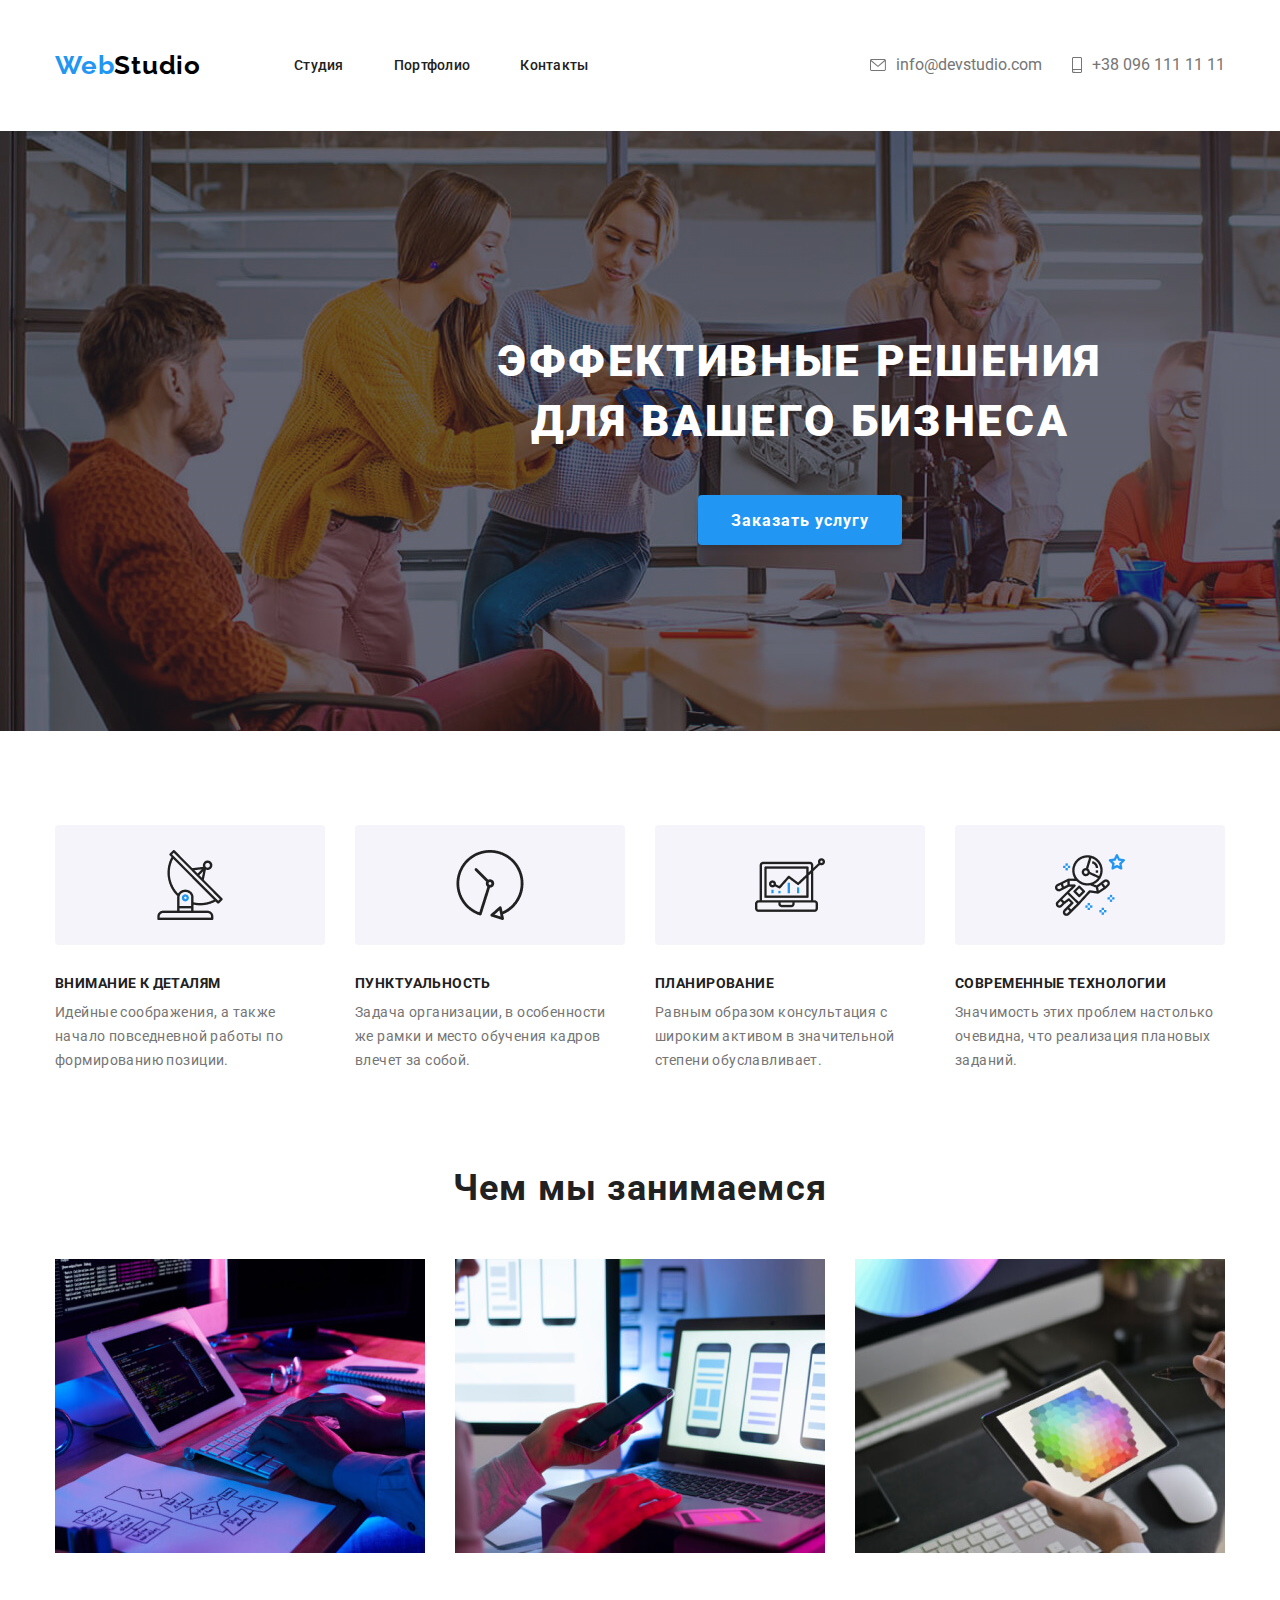
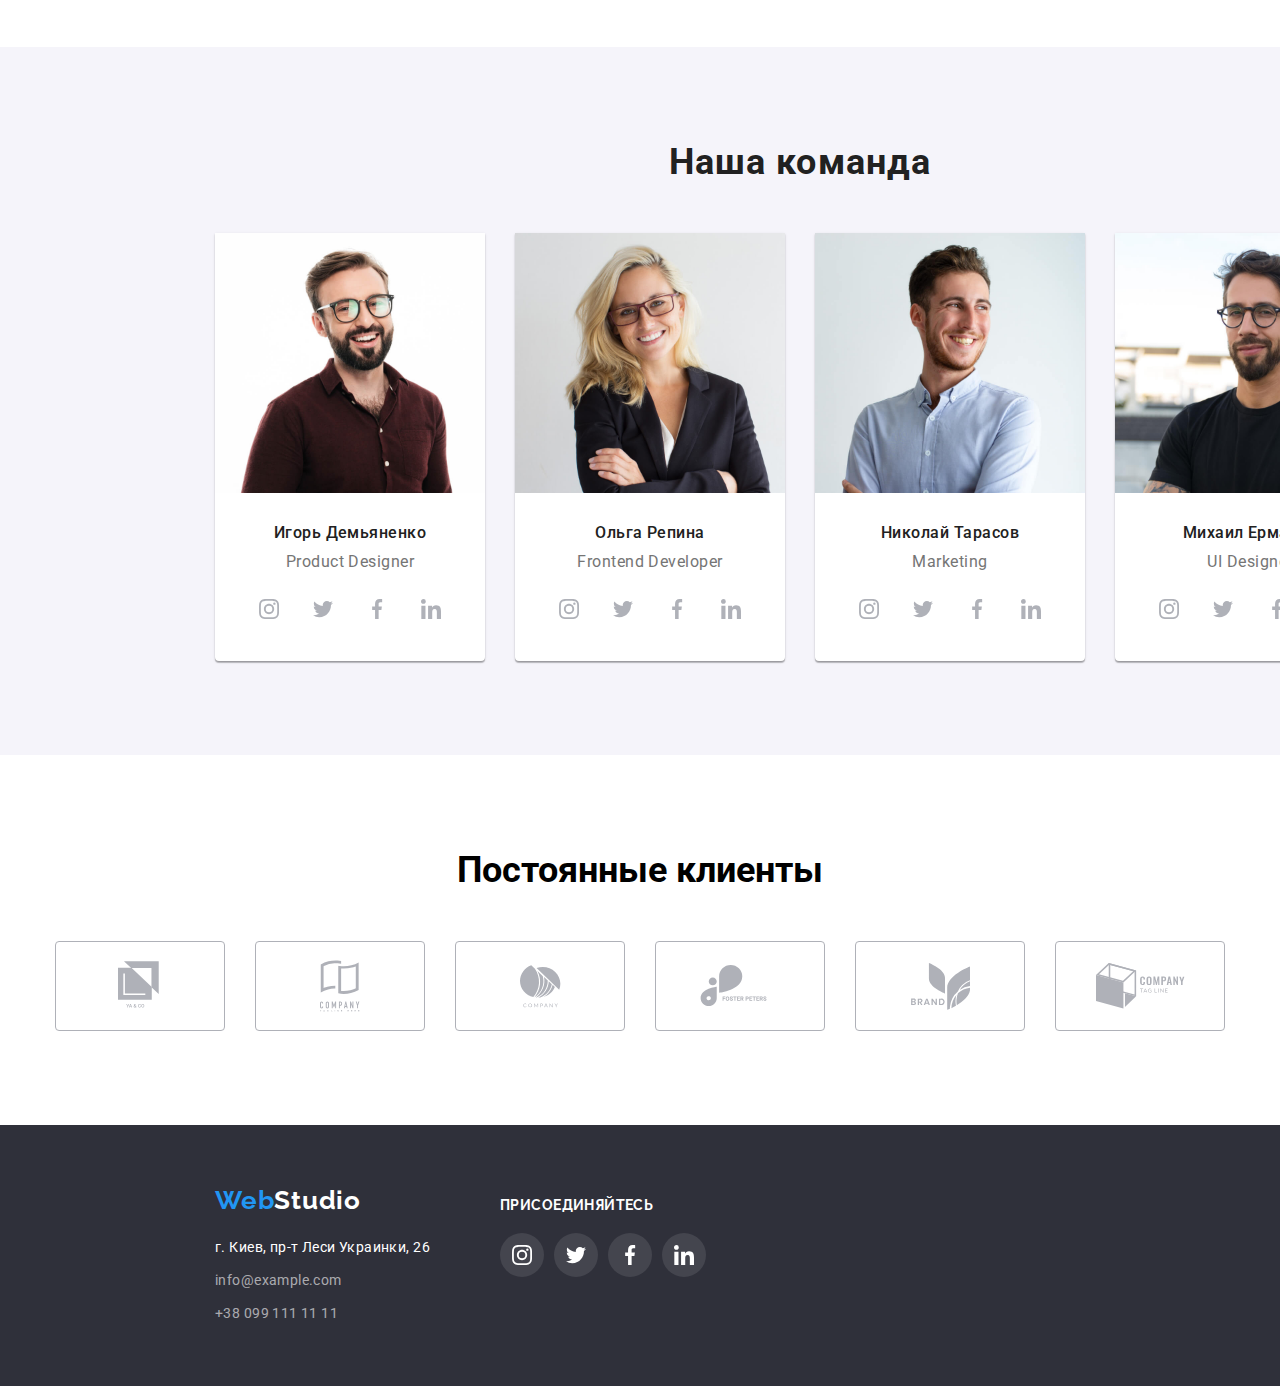
<file: index.html>
<!DOCTYPE html>
<html lang="ru">
  <head>
    <meta charset="UTF-8" />
    <meta name="viewport" content="width=device-width, initial-scale=1.0" />
    <title>Веб студия</title>
    <link
      rel="stylesheet"
      href="https://cdnjs.cloudflare.com/ajax/libs/modern-normalize/1.0.0/modern-normalize.css"
    />
    <link
      href="https://fonts.googleapis.com/css2?family=Raleway:wght@700&family=Roboto:wght@400;500;900&display=swap"
      rel="stylesheet"
    />
    <link rel="stylesheet" href="./css/styles.css" />
  </head>
  <body>
    <!--Header-->
    <header class="header">
      <div class="container">
        <nav class="navigation">
          <a
            class="logo link"
            href="index.html"
            aria-label="логотип веб студии"
            lang="en"
            ><span class="logo-web">Web</span>Studio</a
          >
          <ul class="listnav list">
            <li class="navigation-list-item">
              <a class="header-link link" href="">Студия</a>
            </li>
            <li class="navigation-list-item">
              <a class="header-link link" href="./portfolio.html">Портфолио</a>
            </li>
            <li class="navigation-list-item">
              <a class="header-link link" href="">Контакты</a>
            </li>
          </ul>
        </nav>
        <ul class="contacts list">
          <li>
            <a
              class="header-contacts mail link"
              href="mailto:info@devstudio.com"
              ><svg width="16" height="12">
                <use href="./images/sprite.svg#icon-mail"></use>
              </svg>
              info@devstudio.com
            </a>
          </li>
          <li>
            <a class="header-contacts tel link" href="tel:+380961111111"
              ><svg width="10" height="16">
                <use href="./images/sprite.svg#icon-phone"></use>
              </svg>
              +38 096 111 11 11</a
            >
          </li>
        </ul>
      </div>
    </header>

    <!--Hero-->
    <main>
      <section class="hero-size hero-img hero-title container-for-all">
        <div class="container">
          <div class="hero-text">
            <h1 class="main-title">
              Эффективные решения<br />для вашего бизнеса
            </h1>
            <button class="btn" type="button">
              <span class="btn-text">Заказать услугу</span>
            </button>
          </div>
        </div>
      </section>
      <!--Advantages-->
      <section class="adv advantages-padding">
        <div class="container">
          <h2 hidden>Преимущества</h2>
          <ul class="list">
            <li class="adv-text antena">
              <h3 class="power-title">Внимание к деталям</h3>
              <p class="power-subtitle">
                Идейные соображения, а также начало повседневной работы по
                формированию позиции.
              </p>
            </li>
            <li class="adv-text clock">
              <h3 class="power-title">Пунктуальность</h3>
              <p class="power-subtitle">
                Задача организации, в особенности же рамки и место обучения
                кадров влечет за собой.
              </p>
            </li>
            <li class="adv-text diagram">
              <h3 class="power-title">Планирование</h3>
              <p class="power-subtitle">
                Равным образом консультация с широким активом в значительной
                степени обуславливает.
              </p>
            </li>
            <li class="adv-text astronaut">
              <h3 class="power-title">Современные технологии</h3>
              <p class="power-subtitle">
                Значимость этих проблем настолько очевидна, что реализация
                плановых заданий.
              </p>
            </li>
          </ul>
        </div>
      </section>
      <!--About us-->
      <section class="about-us about-us-padding">
        <div class="container">
          <h2 class="what-we-do">Чем мы занимаемся</h2>
          <!--Our team photos-->
          <ul class="list img-we-do">
            <li>
              <img
                src="./images/our-work/box1.jpg"
                alt="работник компании создает сайт"
                width="370"
                height="294"
              />
            </li>
            <li>
              <img
                src="./images/our-work/box2.jpg"
                alt="работник компании выбирает дизайн для мобильной версии"
                width="370"
                height="294"
              />
            </li>
            <li>
              <img
                src="./images/our-work/box3.jpg"
                alt="работник компании подбирает цвет в палитре"
                width="370"
                height="294"
              />
            </li>
          </ul>
        </div>
      </section>

      <!--Our team-->
      <section class="our-team-padding container-for-all">
        <div class="container">
          <h2 class="our-team">Наша команда</h2>
          <ul class="list">
            <li class="frame">
              <img
                src="./images/our-team/teamcard1.jpg"
                alt="фото Игоря Демьяненко"
                width="270"
                height="260"
              />
              <h3 class="name">Игорь Демьяненко</h3>
              <p class="position" lang="en">Product Designer</p>
              <ul class="social-links list">
                <li class="social-link-item">
                  <a
                    class="team-social-link link"
                    href=""
                    aria-label="instagram"
                  >
                    <svg width="20" height="20">
                      <use href="./images/sprite.svg#icon-instagram"></use>
                    </svg>
                  </a>
                </li>
                <li class="social-link-item">
                  <a class="team-social-link link" href="" aria-label="twitter">
                    <svg width="20" height="20">
                      <use href="./images/sprite.svg#icon-twitter"></use>
                    </svg>
                  </a>
                </li>
                <li class="social-link-item">
                  <a
                    class="team-social-link link"
                    href=""
                    aria-label="facebook"
                  >
                    <svg width="20" height="20">
                      <use href="./images/sprite.svg#icon-facebook"></use>
                    </svg>
                  </a>
                </li>
                <li class="social-link-item">
                  <a
                    class="team-social-link link"
                    href=""
                    aria-label="linkedin"
                  >
                    <svg width="20" height="20">
                      <use href="./images/sprite.svg#icon-linkedin"></use>
                    </svg>
                  </a>
                </li>
              </ul>
            </li>
            <li class="frame">
              <img
                src="./images/our-team/teamcard2.jpg"
                alt="Ольги Репиной"
                width="270"
                height="260"
              />
              <h3 class="name">Ольга Репина</h3>
              <p class="position" lang="en">Frontend Developer</p>
              <ul class="social-links list">
                <li class="social-link-item">
                  <a
                    class="team-social-link link"
                    href=""
                    aria-label="instagram"
                  >
                    <svg width="20" height="20">
                      <use href="./images/sprite.svg#icon-instagram"></use>
                    </svg>
                  </a>
                </li>
                <li class="social-link-item">
                  <a class="team-social-link link" href="" aria-label="twitter">
                    <svg width="20" height="20">
                      <use href="./images/sprite.svg#icon-twitter"></use>
                    </svg>
                  </a>
                </li>
                <li class="social-link-item">
                  <a
                    class="team-social-link link"
                    href=""
                    aria-label="facebook"
                  >
                    <svg width="20" height="20">
                      <use href="./images/sprite.svg#icon-facebook"></use>
                    </svg>
                  </a>
                </li>
                <li class="social-link-item">
                  <a
                    class="team-social-link link"
                    href=""
                    aria-label="linkedin"
                  >
                    <svg width="20" height="20">
                      <use href="./images/sprite.svg#icon-linkedin"></use>
                    </svg>
                  </a>
                </li>
              </ul>
            </li>
            <li class="frame">
              <img
                src="./images/our-team/teamcard3.jpg"
                alt="фото Николая Тарасова"
                width="270"
                height="260"
              />
              <h3 class="name">Николай Тарасов</h3>
              <p class="position" lang="en">Marketing</p>
              <ul class="social-links list">
                <li class="social-link-item">
                  <a
                    class="team-social-link link"
                    href=""
                    aria-label="instagram"
                  >
                    <svg width="20" height="20">
                      <use href="./images/sprite.svg#icon-instagram"></use>
                    </svg>
                  </a>
                </li>
                <li class="social-link-item">
                  <a class="team-social-link link" href="" aria-label="twitter">
                    <svg width="20" height="20">
                      <use href="./images/sprite.svg#icon-twitter"></use>
                    </svg>
                  </a>
                </li>
                <li class="social-link-item">
                  <a
                    class="team-social-link link"
                    href=""
                    aria-label="facebook"
                  >
                    <svg width="20" height="20">
                      <use href="./images/sprite.svg#icon-facebook"></use>
                    </svg>
                  </a>
                </li>
                <li class="social-link-item">
                  <a
                    class="team-social-link link"
                    href=""
                    aria-label="linkedin"
                  >
                    <svg width="20" height="20">
                      <use href="./images/sprite.svg#icon-linkedin"></use>
                    </svg>
                  </a>
                </li>
              </ul>
            </li>
            <li class="frame">
              <img
                src="./images/our-team/teamcard4.jpg"
                alt="фото Михаила Ермакова"
                width="270"
                height="260"
              />
              <h3 class="name">Михаил Ермаков</h3>
              <p class="position" lang="en">UI Designer</p>
              <ul class="social-links list">
                <li class="social-link-item">
                  <a
                    class="team-social-link link"
                    href=""
                    aria-label="instagram"
                  >
                    <svg width="20" height="20">
                      <use href="./images/sprite.svg#icon-instagram"></use>
                    </svg>
                  </a>
                </li>
                <li class="social-link-item">
                  <a class="team-social-link link" href="" aria-label="twitter">
                    <svg width="20" height="20">
                      <use href="./images/sprite.svg#icon-twitter"></use>
                    </svg>
                  </a>
                </li>
                <li class="social-link-item">
                  <a
                    class="team-social-link link"
                    href=""
                    aria-label="facebook"
                  >
                    <svg width="20" height="20">
                      <use href="./images/sprite.svg#icon-facebook"></use>
                    </svg>
                  </a>
                </li>
                <li class="social-link-item">
                  <a
                    class="team-social-link link"
                    href=""
                    aria-label="linkedin"
                  >
                    <svg width="20" height="20">
                      <use href="./images/sprite.svg#icon-linkedin"></use>
                    </svg>
                  </a>
                </li>
              </ul>
            </li>
          </ul>
        </div>
      </section>
      <!-- Our clients -->
      <section class="clients">
        <div class="container">
          <h2 class="title clients-title">Постоянные клиенты</h2>
          <ul class="clients-list list">
            <li class="clients-list-item">
              <a class="clients-logo-link" href="">
                <svg width="45" height="50">
                  <use href="./images/sprite.svg#icon-logo-yaco"></use>
                </svg>
              </a>
            </li>
            <li class="clients-list-item">
              <a class="clients-logo-link" href="">
                <svg width="40" height="52">
                  <use href="./images/sprite.svg#icon-logo-tagline-here"></use>
                </svg>
              </a>
            </li>
            <li class="clients-list-item">
              <a class="clients-logo-link" href="">
                <svg width="41" height="43">
                  <use href="./images/sprite.svg#icon-logo-company"></use>
                </svg>
              </a>
            </li>
            <li class="clients-list-item">
              <a class="clients-logo-link" href="">
                <svg width="80" height="42">
                  <use href="./images/sprite.svg#icon-logo-foster-peter"></use>
                </svg>
              </a>
            </li>
            <li class="clients-list-item">
              <a class="clients-logo-link" href="">
                <svg width="59" height="47">
                  <use href="./images/sprite.svg#icon-logo-brand"></use>
                </svg>
              </a>
            </li>
            <li class="clients-list-item">
              <a class="clients-logo-link" href="">
                <svg width="89" height="46">
                  <use href="./images/sprite.svg#icon-logo-tag-line"></use>
                </svg>
              </a>
            </li>
          </ul>
        </div>
      </section>
    </main>
    <!--Footer-Сontacts-->
    <footer class="footer container-for-all">
      <section class="footer-section footer-padding">
        <div class="container">
          <div class="footer-first">
            <h2 hidden>Контакты</h2>
            <div class="footer-logo-margin">
              <a
                class="link footer-logo"
                href="index.html"
                aria-label="логотип веб студии"
                lang="en"
                ><span class="footerlogo-web">Web</span>Studio</a
              >
            </div>
            <address>
              <ul class="list">
                <li class="address-margin">
                  <a
                    class="link street"
                    href="https://goo.gl/maps/fiabQLBE6Hv75SHZ6"
                    target="blank"
                    ><span class="stereet"
                      >г. Киев, пр-т Леси Украинки, 26</span
                    ></a
                  >
                </li>
                <li class="adress-margin">
                  <a class="footer-links link" href="mailto:info@example.com"
                    >info@example.com</a
                  >
                </li>
                <li class="adress-margin">
                  <a class="footer-links link" href="tel:+380991111111"
                    >+38 099 111 11 11</a
                  >
                </li>
              </ul>
            </address>
          </div>
          <div class="footer-social-links">
            <p>присоединяйтесь</p>
            <ul class="goin-social-links list">
              <li class="social-link-item">
                <a
                  class="footer-social-link link"
                  href=""
                  aria-label="instagram"
                >
                  <svg width="20" height="20">
                    <use href="./images/sprite.svg#icon-instagram"></use>
                  </svg>
                </a>
              </li>
              <li class="social-link-item">
                <a class="footer-social-link link" href="" aria-label="twitter">
                  <svg width="20" height="20">
                    <use href="./images/sprite.svg#icon-twitter"></use>
                  </svg>
                </a>
              </li>
              <li class="social-link-item">
                <a
                  class="footer-social-link link"
                  href=""
                  aria-label="facebook"
                >
                  <svg width="20" height="20">
                    <use href="./images/sprite.svg#icon-facebook"></use>
                  </svg>
                </a>
              </li>
              <li class="social-link-item">
                <a
                  class="footer-social-link link"
                  href=""
                  aria-label="linkedin"
                >
                  <svg width="20" height="20">
                    <use href="./images/sprite.svg#icon-linkedin"></use>
                  </svg>
                </a>
              </li>
            </ul>
          </div>
        </div>
      </section>
    </footer>
  </body>
</html>
</file>
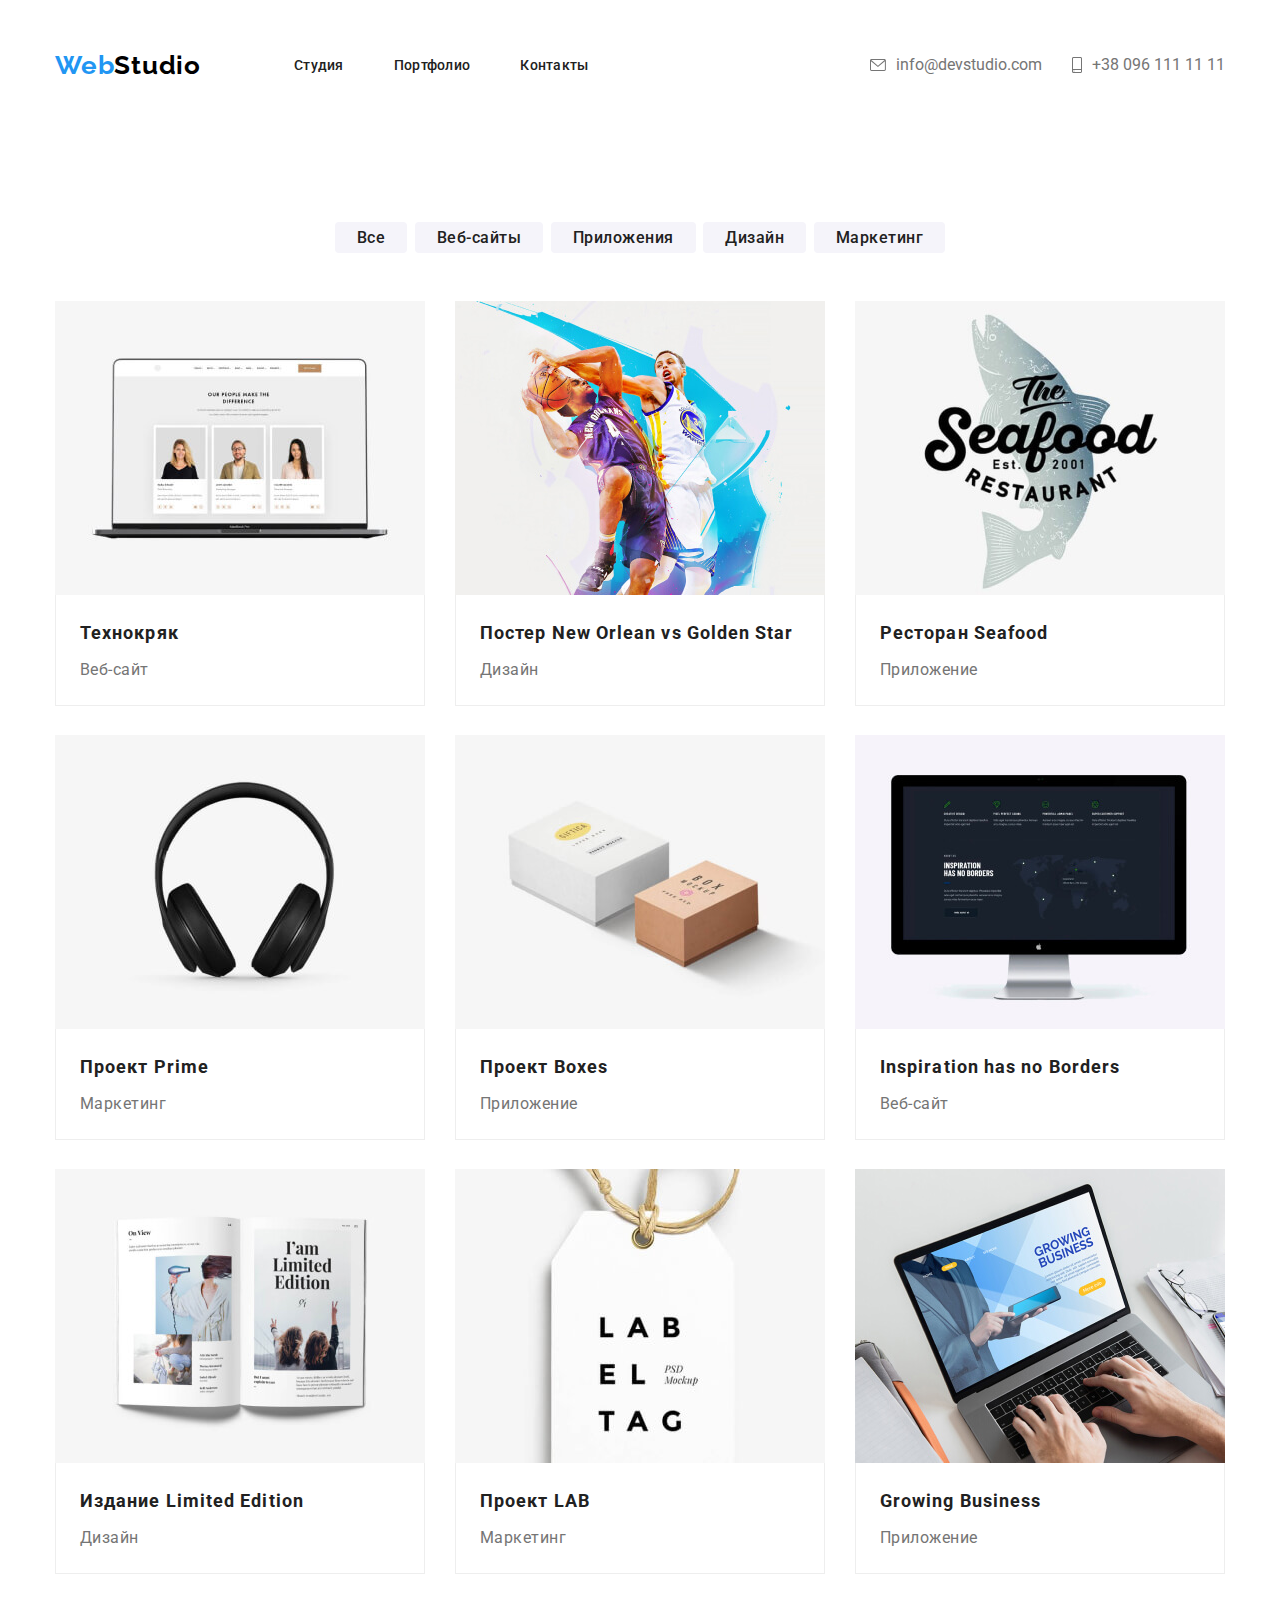
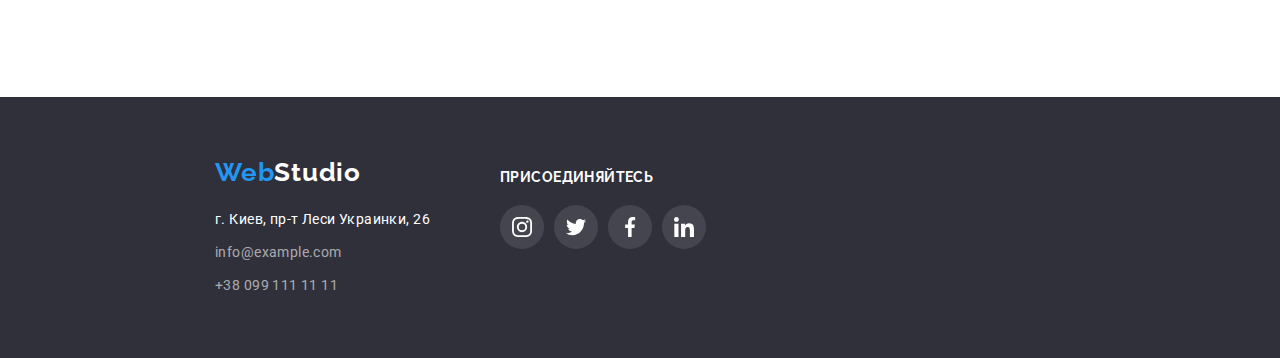
<file: portfolio.html>
<!DOCTYPE html>
<html lang="ru">
  <head>
    <meta charset="UTF-8" />
    <meta name="viewport" content="width=device-width, initial-scale=1.0" />
    <title>Портфолио веб студии</title>
    <link
      rel="stylesheet"
      href="https://cdnjs.cloudflare.com/ajax/libs/modern-normalize/1.0.0/modern-normalize.css"
    />
    <link
      href="https://fonts.googleapis.com/css2?family=Raleway:wght@700&family=Roboto:wght@400;500;900&display=swap"
      rel="stylesheet"
    />
    <link rel="stylesheet" href="./css/styles.css" />
  </head>
  <body>
    <!--Header-->
    <header class="header">
      <div class="container">
        <nav class="navigation">
          <a
            class="logo link"
            href="index.html"
            aria-label="логотип веб студии"
            lang="en"
            ><span class="logo-web">Web</span>Studio</a
          >
          <ul class="listnav list">
            <li class="navigation-list-item">
              <a class="header-link link" href="">Студия</a>
            </li>
            <li class="navigation-list-item">
              <a class="header-link link" href="./portfolio.html">Портфолио</a>
            </li>
            <li class="navigation-list-item">
              <a class="header-link link" href="">Контакты</a>
            </li>
          </ul>
        </nav>
        <ul class="contacts list">
          <li>
            <a
              class="header-contacts mail link"
              href="mailto:info@devstudio.com"
              ><svg width="16" height="12">
                <use href="./images/sprite.svg#icon-mail"></use>
              </svg>
              info@devstudio.com
            </a>
          </li>
          <li>
            <a class="header-contacts tel link" href="tel:+380961111111"
              ><svg width="10" height="16">
                <use href="./images/sprite.svg#icon-phone"></use>
              </svg>
              +38 096 111 11 11</a
            >
          </li>
        </ul>
      </div>
    </header>

    <!--Section portfolio-->
    <main>
      <section class="portfolio-filter">
        <div class="container">
          <h2 hidden>Фильтры</h2>
          <ul class="filter-items list">
            <li>
              <a class="link filter" href="">Все</a>
            </li>
            <li>
              <a class="link filter" href="">Веб-сайты</a>
            </li>
            <li>
              <a class="link filter" href="">Приложения</a>
            </li>
            <li>
              <a class="link filter" href="">Дизайн</a>
            </li>
            <li>
              <a class="link filter" href="">Маркетинг</a>
            </li>
          </ul>
        </div>
      </section>
      <section class="portfolio-preview">
        <div class="container">
          <h1 hidden>Примеры работ</h1>
          <ul class="list preview-list">
            <li class="item-portfolio">
              <a class="link" href="">
                <img
                  src="./images/portfolio-page/portfolio-techno.jpg"
                  alt="Cтраница веб сайта на ноутбуке"
                  width="370"
                  height="294"
                />
                <div class="text-portfolio">
                  <h2 class="project-name">Технокряк</h2>
                  <p class="project-type">Веб-сайт</p>
                </div>
              </a>
            </li>
            <li class="item-portfolio">
              <a class="link" href="">
                <img
                  src="./images/portfolio-page/portfolio-neworlean.jpg"
                  alt="Два баскетболиста борятся за мяч"
                  width="370"
                  height="294"
                />
                <div class="text-portfolio">
                  <h2 class="project-name">Постер New Orlean vs Golden Star</h2>
                  <p class="project-type">Дизайн</p>
                </div>
              </a>
            </li>
            <li class="item-portfolio">
              <a class="link" href="">
                <img
                  src="./images/portfolio-page/portfolio-seafood.jpg"
                  alt="Рыба- логотип ресторана"
                  width="370"
                  height="294"
                />
                <div class="text-portfolio">
                  <h2 class="project-name">Ресторан Seafood</h2>
                  <p class="project-type">Приложение</p>
                </div>
              </a>
            </li>
            <li class="item-portfolio">
              <a class="link" href="">
                <img
                  src="./images/portfolio-page/portfolio-prime-headphones.jpg"
                  alt="Наушники"
                  width="370"
                  height="294"
                />
                <div class="text-portfolio">
                  <h2 class="project-name">Проект Prime</h2>
                  <p class="project-type">Маркетинг</p>
                </div>
              </a>
            </li>
            <li class="item-portfolio">
              <a class="link" href="">
                <img
                  src="./images/portfolio-page/portfolio-boxes.jpg"
                  alt="Две коробки"
                  width="370"
                  height="294"
                />
                <div class="text-portfolio">
                  <h2 class="project-name">Проект Boxes</h2>
                  <p class="project-type">Приложение</p>
                </div>
              </a>
            </li>
            <li class="item-portfolio">
              <a class="link" href="">
                <img
                  src="./images/portfolio-page/portfolio-nobords.jpg"
                  alt="Монитор компьютера"
                  width="370"
                  height="294"
                />
                <div class="text-portfolio">
                  <h2 class="project-name" lang="en">
                    Inspiration has no Borders
                  </h2>
                  <p class="project-type">Веб-сайт</p>
                </div>
              </a>
            </li>
            <li class="item-portfolio">
              <a class="link" href="">
                <img
                  src="./images/portfolio-page/portfolio-magazine.jpg"
                  alt="Раскрытый журнал"
                  width="370"
                  height="294"
                />
                <div class="text-portfolio">
                  <h2 class="project-name">Издание Limited Edition</h2>
                  <p class="project-type">Дизайн</p>
                </div>
              </a>
            </li>
            <li class="item-portfolio">
              <a class="link" href="">
                <img
                  src="./images/portfolio-page/portfolio-lab.jpg"
                  alt="Бирка от одежды"
                  width="370"
                  height="294"
                />
                <div class="text-portfolio">
                  <h2 class="project-name">Проект LAB</h2>
                  <p class="project-type">Маркетинг</p>
                </div>
              </a>
            </li>
            <li class="item-portfolio">
              <a class="link" href="">
                <img
                  src="./images/portfolio-page/portfolio-growing-business.jpg"
                  alt="Человек работает за ноутбуком"
                  width="370"
                  height="294"
                />
                <div class="text-portfolio">
                  <h2 class="project-name" lang="en">Growing Business</h2>
                  <p class="project-type">Приложение</p>
                </div>
              </a>
            </li>
          </ul>
        </div>
      </section>
    </main>

    <!--Footer-Сontacts-->
    <footer class="footer container-for-all">
      <section class="footer-section footer-padding">
        <div class="container">
          <div class="footer-first">
            <h2 hidden>Контакты</h2>
            <div class="footer-logo-margin">
              <a
                class="link footer-logo"
                href="index.html"
                aria-label="логотип веб студии"
                lang="en"
                ><span class="footerlogo-web">Web</span>Studio</a
              >
            </div>
            <address>
              <ul class="list">
                <li class="address-margin">
                  <a
                    class="link street"
                    href="https://goo.gl/maps/fiabQLBE6Hv75SHZ6"
                    target="blank"
                    ><span class="stereet"
                      >г. Киев, пр-т Леси Украинки, 26</span
                    ></a
                  >
                </li>
                <li class="adress-margin">
                  <a class="footer-links link" href="mailto:info@example.com"
                    >info@example.com</a
                  >
                </li>
                <li class="adress-margin">
                  <a class="footer-links link" href="tel:+380991111111"
                    >+38 099 111 11 11</a
                  >
                </li>
              </ul>
            </address>
          </div>
          <div class="footer-social-links">
            <p>присоединяйтесь</p>
            <ul class="goin-social-links list">
              <li class="social-link-item">
                <a
                  class="footer-social-link link"
                  href=""
                  aria-label="instagram"
                >
                  <svg width="20" height="20">
                    <use href="./images/sprite.svg#icon-instagram"></use>
                  </svg>
                </a>
              </li>
              <li class="social-link-item">
                <a class="footer-social-link link" href="" aria-label="twitter">
                  <svg width="20" height="20">
                    <use href="./images/sprite.svg#icon-twitter"></use>
                  </svg>
                </a>
              </li>
              <li class="social-link-item">
                <a
                  class="footer-social-link link"
                  href=""
                  aria-label="facebook"
                >
                  <svg width="20" height="20">
                    <use href="./images/sprite.svg#icon-facebook"></use>
                  </svg>
                </a>
              </li>
              <li class="social-link-item">
                <a
                  class="footer-social-link link"
                  href=""
                  aria-label="linkedin"
                >
                  <svg width="20" height="20">
                    <use href="./images/sprite.svg#icon-linkedin"></use>
                  </svg>
                </a>
              </li>
            </ul>
          </div>
        </div>
      </section>
    </footer>
  </body>
</html>
</file>
<file: css/styles.css>
:root {
  --main-font: "Roboto", sans-serif;
  --main-text-color: #212121;
  --web-word-color: #2196f3;
  --studio-word-color: #000000;
  --header-link-hover-f-a: #2196f3;
  --filter-hover-f-a: #ffffff;
}
*,
*::before,
*::after {
  margin: 0;
  padding: 0;
}
body {
  font-family: var(--main-font);
  font-style: normal;
}
img {
  display: block;
}
.link {
  text-decoration: none;
}
.list {
  list-style: none;
  font-style: normal;
}
.container {
  width: 1200px;
  padding: 0 15px;
  margin: 0 auto;
}
.container-for-all{
  width: 1600px;
  margin: 0 auto;
}
/*  ============ HEADER  ============ */
.header {
  padding: 24px 0 25px;
}

.header .container {
  display: flex;
  align-items: center;
}
.navigation {
  display: flex;
  align-items: center;
}
.header .contacts {
  display: flex;
  margin-left: auto;
}

.header .contacts .mail {
  margin-right: 30px;
}

.header-link {
  font-weight: 500;
  font-size: 14px;
  line-height: 1.143;
  letter-spacing: 0.02em;
  color: var(--main-text-color);
}

.logo {
  margin-right: 93px;

  font-family: Raleway;
  font-weight: 700;
  font-size: 26px;
  line-height: 1.192;
  letter-spacing: 0.03em;
  color: var(--studio-word-color);
}
.logo-web {
  color: var(--web-word-color);
}
.navigation-list-item:not(:last-child) {
  margin-right: 50px;
}
.header-contacts > svg {
  margin-right: 10px;
  fill: #757575;
}

.listnav {
  display: flex;
  font-weight: 500;
  font-size: 14px;
  line-height: 1.142;
  letter-spacing: 0.02em;
}
.contacts {
  display: flex;
}
.header-link:hover,
.header-link:focus {
  color: var(--header-link-hover-f-a);
}
.header-contacts {
  color: #757575;
}
.header-contacts > svg {
  fill: #757575;
}
.header-contacts:hover > svg {
  fill: var(--header-link-hover-f-a);
}
.header .tel,
.header .mail {
  display: flex;
  align-items: center;
  padding-top: 32px;
  padding-bottom: 32px;
}
.header-contacts:hover,
.header-contacts:focus,
.header-contacts:active {
  color: var(--header-link-hover-f-a);
}

/*  ============ END HEADER  ============ */
/*  ============ HERO  ============ */

.hero-text {
  padding: 200px 0;
}

.hero-title {
  font-weight: 900;
  font-size: 44px;
  line-height: 1.364;
  text-align: center;
  letter-spacing: 0.06em;
  text-transform: uppercase;
  color: #ffffff;
}
.hero-img {
  background-color: #c4c4c4;
  text-align: center;
  background-image: linear-gradient(
      rgba(47, 48, 58, 0.4),
      rgba(47, 48, 58, 0.4)
    ),
    url(../images/hero/hero.jpg);
background-repeat: no-repeat;
background-position: center;
background-size: auto auto;
}
.hero-size{
width: 1600px;
height: 600px;
}
 .hero-title .btn {
  font-weight: 700;
  font-size:16px;
  line-height: 1.875;
  letter-spacing:0.06em;
  color: #ffffff;

  padding: 10px 32px;
  min-width: 200px;
  height: 50px;
  left: 700px;
  top: 430px;
  background: rgba(33, 150, 243, 1);
  box-shadow: 0px 4px 4px rgba(0, 0, 0, 0.15);
  border: 1px solid transparent;
  border-radius: 4px;
}
.main-title{
margin-bottom: 30px;
font-weight: 900;
font-size: 44px;
line-height: 1.364;
text-align: center;
letter-spacing: 0.06em;
text-transform: uppercase;
color: #FFFFFF;
}

/*  ============ END HERO  ============ */

/*  ============ Advantages "Power"============ */
.adv-text::before {
  content: "";
  display: block;
  background-color: #f5f4fa;
  width: 270px;
  height: 120px;
  left: 515px
  top: 774px;
  border-radius: 4px;}

.antena::before{
  content:"";
  background-image: url(../images/advantages/antena.png);
  background-repeat: no-repeat;
  background-position:  center;
}
.clock::before{
  content:"";
  background-image: url(../images/advantages/clock.png);
  background-repeat: no-repeat;
  background-position:  center;
}
.diagram::before{
  content:"";
  background-image: url(../images/advantages/diagram.png);
  background-repeat: no-repeat;
  background-position:  center;
}
.astronaut::before{
  content:"";
  background-image: url(../images/advantages/astronaut.png);
  background-repeat: no-repeat;
  background-position:  center;
}


.advantages-padding {
  padding-top: 94px;
}
.adv .list {
  display: flex;
  justify-content: space-between;
}

.power-title {
  margin-top:30px;
  font-weight: 700;
  font-size: 14px;
  line-height: 1.143;
  letter-spacing: 0.03em;
  text-transform: uppercase;
  color: var(--main-text-color);
}
.power-subtitle {
  width: 270px;

  margin-top: 10px;
  font-weight: 400;
  font-size: 14px;
  line-height: 1.714;
  letter-spacing: 0.03em;
  color: #757575;
}
/*  ============ End Advantages "Power" ============ */

/*  ============ About us ============ */
.about-us-padding {
  padding-top: 94px;
  padding-bottom: 94px;
}

.what-we-do {
  margin-bottom: 50px;

  font-weight: 700;
  font-size: 36px;
  line-height: 1.167;
  text-align: center;
  letter-spacing: 0.03em;
  color: var(--main-text-color);
}
.img-we-do {
  display: flex;
  justify-content: space-between;
}
/*  ============ End About us ============ */

/*  ============ Our team ============ */
.social-links{
margin:16px 32px 30px 32px;
}
.team-social-link {
  display: flex;
  justify-content: center;
  width: 44px;
  height: 44px;
  border-radius: 50%;
}

.team-social-link:hover {
  background-color:  #2196f3;
}

.team-social-link > svg {
  align-self: center;
  fill: #afb1b8;
}

.team-social-link:hover > svg {
  fill: #ffffff;
}
.our-team-padding {
  padding-top: 94px;
  padding-bottom: 94px;
  background-color: #F5F4FA;
}
.our-team-padding .list {
  display: flex;
  justify-content: space-between;
}

.frame {
  width: 270px;
  height: 428px;
  background: #ffffff;
  box-shadow: 0px 1px 3px rgba(0, 0, 0, 0.12), 0px 1px 1px rgba(0, 0, 0, 0.14),
  0px 2px 1px rgba(0, 0, 0, 0.2);
  border-radius: 0px 0px 4px 4px; */
}
.our-team {
  margin-bottom: 50px;

  font-weight: 700;
  font-size: 36px;
  line-height: 1.167;
  text-align: center;
  letter-spacing: 0.03em;
  color: var(--main-text-color);
}
.name {
  margin-top: 30px;

  font-weight: 500;
  font-size: 16px;
  line-height: 1.188;
  text-align: center;
  letter-spacing: 0.03em;
  color: #212121;
}
.position {
  margin-top: 10px;

  font-weight: 400;
  font-size: 16px;
  line-height: 1.188;
  text-align: center;
  letter-spacing: 0.03em;
  color: #757575;
}
/*  ============ End Our team ============ */

/* =============== CLIENTS ===================== */
.clients {
  padding-top: 94px;
  padding-bottom: 94px;
}

.clients-title {
  margin-top: 0;
  margin-bottom: 50px;
  text-align: center;
  font-family: Roboto;
font-size: 36px;
font-weight: 700;
line-height: 1.167;
letter-spacing: 0,03em;
text-align: center;

}

.clients-list {
  display: flex;
}

.clients-list-item:not(:last-child) {
  margin-right: 30px;
}

.clients-logo-link {
  display: flex;
  justify-content: center;
  width: 170px;
  height: 90px;
  border: 1px solid #afb1b8;
  box-sizing: border-box;
  border-radius: 4px;
}

.clients-logo-link:hover {
  border-color: #2196f3;
}

.clients-logo-link > svg {
  align-self: center;
  fill: #afb1b8;
}

.clients-logo-link:hover > svg {
  fill: #2196f3;
}
/* =============== END CLIENTS ===================== */


/*  ============ FOOTER CONTACTS  ============ */
.footer .container{
  display: flex;
}
.footer {
  background: #2f303a;
}
.footer-padding {
  padding: 60px 0;
}
.footer-logo-margin {
  margin-bottom: 20px;
}

.footer-logo {
  font-family: Raleway;
  font-weight: 700;
  font-size: 26px;
  line-height: 1.192;
  letter-spacing: 0.03em;
  color: #ffffff;
}

.footerlogo-web {
  color: var(--web-word-color);
}

.footer-links {
  display: inline-block;
  margin-top: 9px;

  font-weight: 400;
  font-size: 14px;
  line-height: 1.714;
  letter-spacing: 0.03em;
  color: rgba(255, 255, 255, 0.6);
}
.street {
  font-weight: 400;
  font-size: 14px;
  line-height: 1.714;
  letter-spacing: 0.03em;
  color: #ffffff;
}

.footer-first{
  margin-right: 70px;;
}
.goin-social-links{
  display: flex;
}
.social-link-item:not(:last-child){
  margin-right: 10px;
}
.footer-social-links > p {
  margin-top: 12px;
  margin-bottom: 20px;
  color: #ffffff;
  font-family: Raleway, sans-serif;
  font-weight: bold;
  font-size: 14px;
  line-height: 1.143;
  letter-spacing: 0.03em;
  text-transform: uppercase;
}

.footer-social-link {
  display: flex;
  justify-content: center;
  width: 44px;
  height: 44px;
  background-color: rgba(255, 255, 255, 0.1);
  border-radius: 50%;
}

.footer-social-link:hover {
  background-color: #2196f3;
}

.footer-social-link > svg {
  align-self: center;
  fill:#ffffff;

}
  



/*  ============ END FOOTER CONTACTS  ============ */

/*  ============ main content portfolio page  ============ */

.portfolio-filter .filter-items {
  display: flex;
}
.filter-items {
  padding: 94px 280px 50px;
  justify-content: space-between;
}

.filter-items:not(:last-child) {
  margin-right: 8px;
}

.filter {
  padding: 6px 22px;

  font-weight: 500;
  font-size: 16px;
  line-height: 1.625;
  text-align: center;
  letter-spacing: 0.03em;
  color: var(--main-text-color);
  min-width: 128px;
  height: 38px;
  background: #f5f4fa;
  border-radius: 4px;
}
.filter:hover,
.filter:focus,
.filter:active {
  color: var(--filter-hover-f-a);
  min-width: 73px;
  height: 38px;
  background: #2196f3;
  box-shadow: 0px 3px 1px rgba(0, 0, 0, 0.1), 0px 1px 2px rgba(0, 0, 0, 0.08),
    0px 2px 2px rgba(0, 0, 0, 0.12);
  border-radius: 4px;
}

.portfolio-preview {
  padding-bottom: 94px;
}
.preview-list {
  display: flex;
  flex-wrap: wrap;
  justify-content: space-between;
}
.text-portfolio {
  padding: 20px 24px;
  background: #ffffff;
  border-width: 0px 1px 1px 1px;
  border-style: solid;
  border-color: #eeeeee;
}
.project-name {
  margin-bottom: 4px;
}
.item-portfolio {
  margin-bottom: 30px;
  width: 370px;
  height: 404px;
}
.item-portfolio:hover {
  box-shadow: 0px 1px 1px rgba(0, 0, 0, 0.12), 0px 4px 4px rgba(0, 0, 0, 0.06),
    1px 4px 6px rgba(0, 0, 0, 0.16);
}
.preview-list .project-name {
  font-weight: 700;
  font-size: 18px;
  line-height: 2;
  letter-spacing: 0.06em;
  color: var(--main-text-color);
}
.project-type {
  font-weight: 400;
  font-size: 16px;
  line-height: 1.875;
  letter-spacing: 0.03em;
  color: #757575;
}
/*  ============end  main content portfolio page  ============ */
</file>
